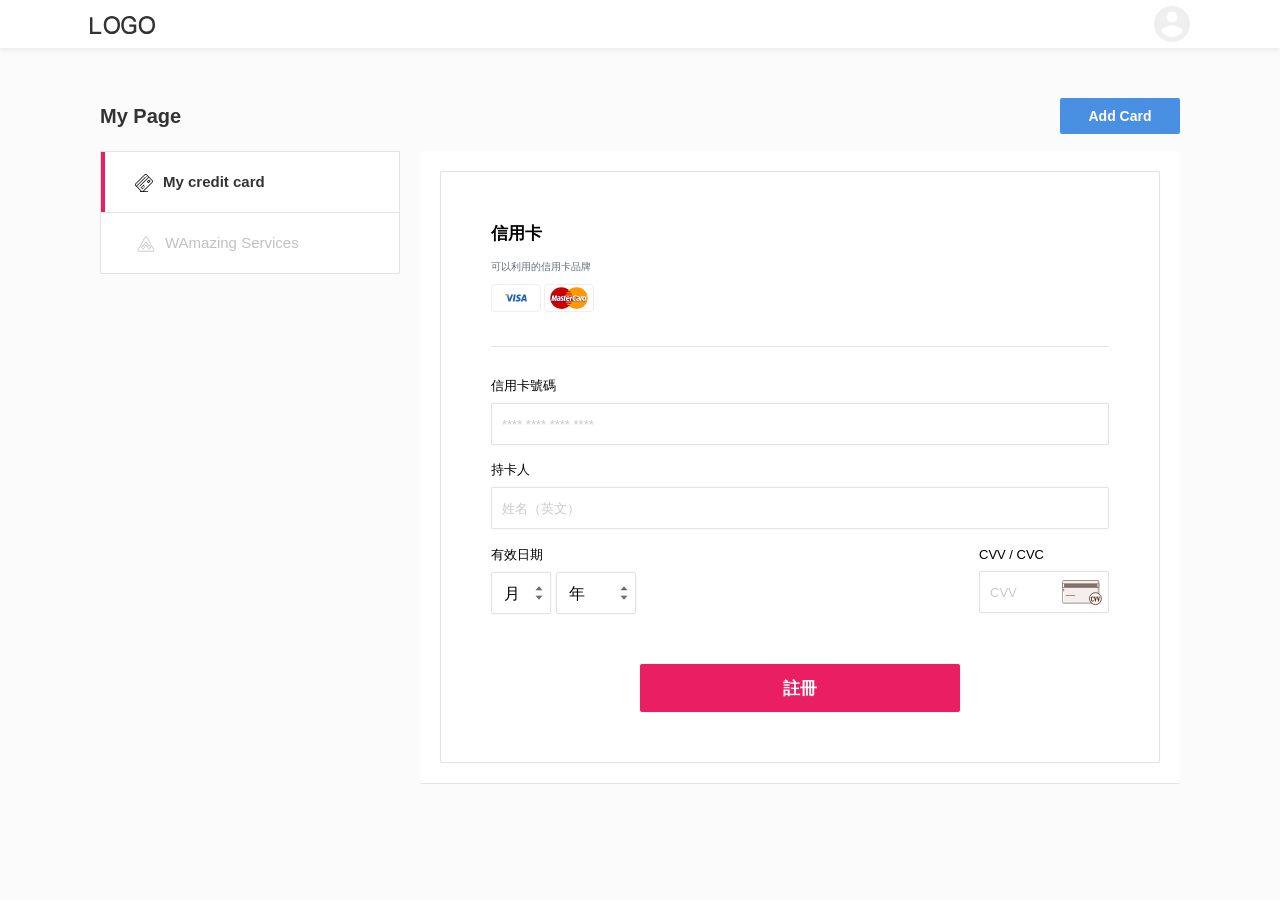
<file: index.html>
<!DOCTYPE html>
<html lang="zh-cmn-Hant-TW">

<head>
	<meta charset="utf-8">
	<meta http-equiv="X-UA-Compatible" content="IE=edge">
	<title></title>
	<meta name="viewport" content="width=device-width, initial-scale=1, shrink-to-fit=no">
	<meta name="description" content="" />
	<meta name="keywords" content="" />
	<meta name="author" content="" />
	<link rel="shortcut icon" href="">
	<meta property="og:title" content="" />
	<meta property="og:image" content="" />
	<meta property="og:url" content="" />
	<meta property="og:site_name" content="" />
	<meta property="og:description" content="" />

	<link rel="stylesheet" href="css/set.css">
  <link rel="stylesheet" href="css/header.css">
  <link rel="stylesheet" href="css/mypage.css">
  <link rel="stylesheet" href="css/credit.css">

</head>

<body>
  
  <header class="headerWarp">
    <div class="header__inner">
      <a href="#"><img src="img/logo_wamazing.svg" class="header__logo" alt="" /></a>
      <ul class="loginArea">
        <li class="circle-profile"><a href="#"></a></li>
      </ul>
    </div>
  </header>

  <div class="mypage__container">
    <div class="addCardBtn"><a href="#">Add Card</a></div>
    <div class="HeadingTitle">My Page</div>
    <div class="mypage__side">
      <div class="mypage__side__menu">
        <a href="#" class="active">
          <div class="mypage__side__item">
            <i class="profile__ico ico_credit"></i>My credit card
          </div>
        </a>
        <a href="#">
          <div class="mypage__side__item">
            <i class="profile__ico ico_service"></i>WAmazing Services
          </div>
        </a>
      </div>
    </div>
    <div class="mypage__body">
      <div class="mypage__box clearfix">
        <div class="creditWarp">
          <div class="credit__box">
            <div class="credit__title">
              <h3>信用卡</h3>
              <p>可以利用的信用卡品牌</p>
              <ul>
                <li><img src="img/visa.svg" alt="visa" /></li>
                <li><img src="img/mastercard.svg" alt="mastercard" /></li>
              </ul>
            </div>
            <hr class="boxLinner">
            <form>
              <div class="credit__form">
                <label class="credit__form__label">信用卡號碼</label>
                <input class="credit__form__input" placeholder="**** **** **** ****" type="tel" maxlength="19" autocomplete="cc-number">
              </div>
              <div class="credit__form">
                <label class="credit__form__label">持卡人</label>
                <input class="credit__form__input" placeholder="姓名（英文）" autocomplete="cc-name">
              </div>
              <div class="credit__select">
                <label class="credit__form__label">有效日期</label>
                <ul class="credit__info">
                  <li>
                    <select class="credit__form__select dateSelectMon" title="月">
                      <option value="">月</option>
                      <option value="0">01</option>
                      <option value="1">02</option>
                      <option value="2">03</option>
                      <option value="3">04</option>
                      <option value="4">05</option>
                      <option value="5">06</option>
                      <option value="6">07</option>
                      <option value="7">08</option>
                      <option value="8">09</option>
                      <option value="9">10</option>
                      <option value="10">11</option>
                      <option value="11">12</option>
                    </select>
                  </li>
                  <li>
                    <select class="credit__form__select dateSelectYear" title="年">
                      <option value="">年</option>
                      <option value="0">2019</option>
                      <option value="1">2020</option>
                      <option value="2">2021</option>
                      <option value="3">2022</option>
                      <option value="4">2023</option>
                      <option value="5">2024</option>
                      <option value="6">2025</option>
                      <option value="7">2026</option>
                      <option value="8">2027</option>
                      <option value="9">2028</option>
                      <option value="10">2029</option>
                      <option value="11">2030</option>
                    </select>
                  </li>
                </ul>
              </div>
              <div class="credit__cvv">
                <label class="credit__form__label">CVV / CVC</label>
                <div class="credit__info">
                  <input class="credit__form__input dateCvv" placeholder="CVV" type="number" maxlength="4">
                </div>
              </div>
            </form>
            <div class="credit__btn">
              <button type="submit" class="creditBtn"><span>註冊</span></button>
            </div>
          </div>
        </div>
      </div>
    </div>
  </div>



</body>

</html>
</file>
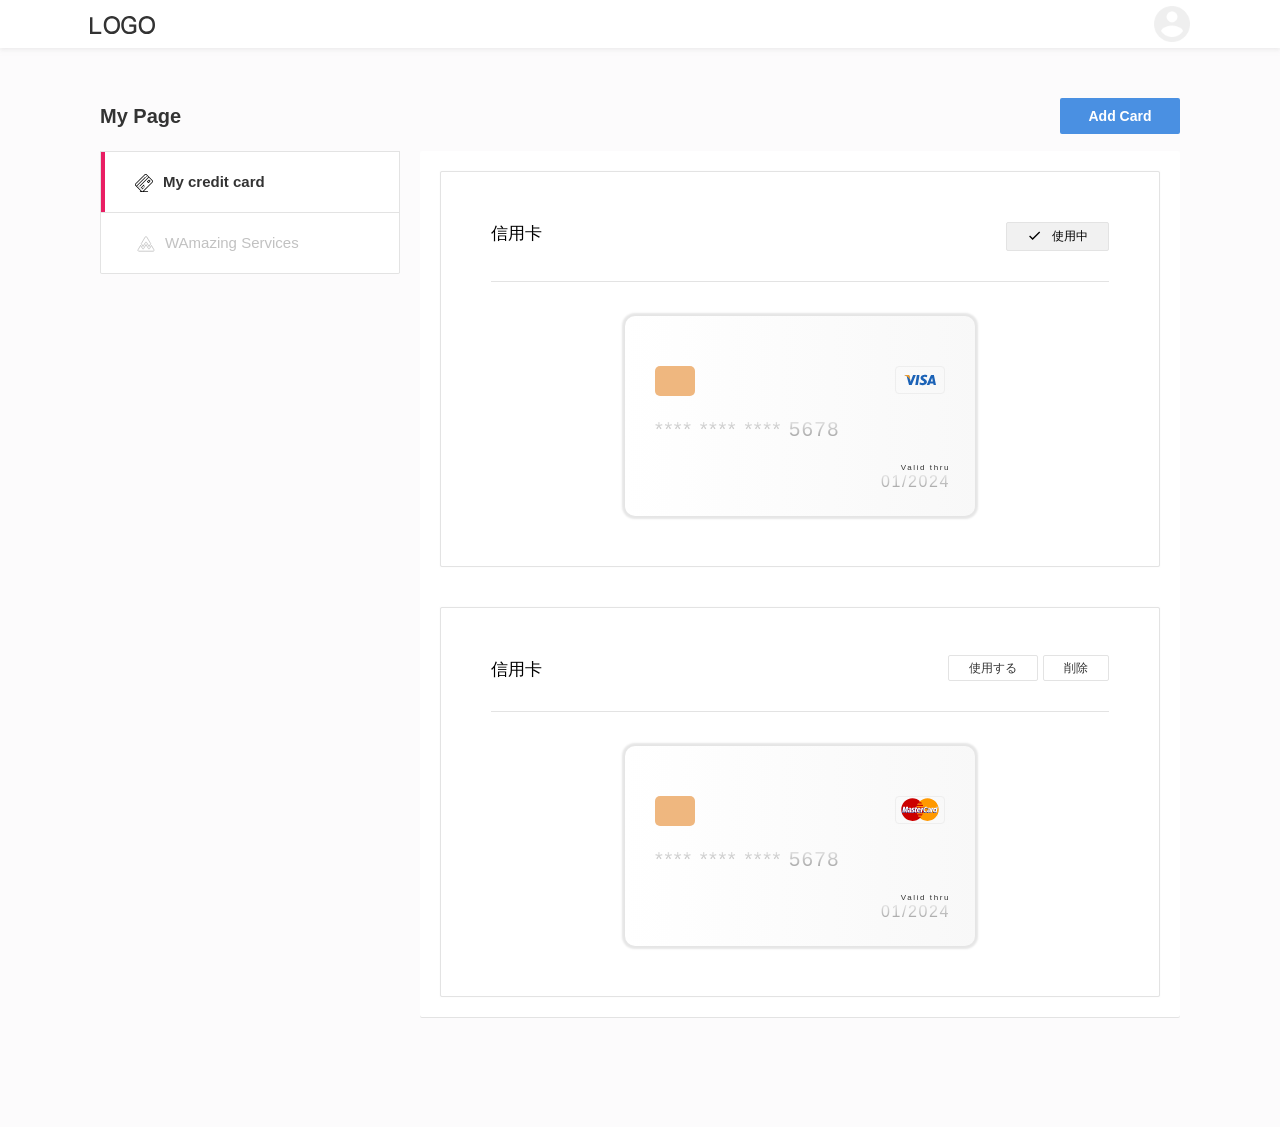
<file: credit_list.html>
<!DOCTYPE html>
<html lang="zh-cmn-Hant-TW">

<head>
	<meta charset="utf-8">
	<meta http-equiv="X-UA-Compatible" content="IE=edge">
	<title></title>
	<meta name="viewport" content="width=device-width, initial-scale=1, shrink-to-fit=no">
	<meta name="description" content="" />
	<meta name="keywords" content="" />
	<meta name="author" content="" />
	<link rel="shortcut icon" href="">
	<meta property="og:title" content="" />
	<meta property="og:image" content="" />
	<meta property="og:url" content="" />
	<meta property="og:site_name" content="" />
	<meta property="og:description" content="" />

	<link rel="stylesheet" href="css/set.css">
  <link rel="stylesheet" href="css/header.css">
  <link rel="stylesheet" href="css/mypage.css">
  <link rel="stylesheet" href="css/credit.css">

</head>

<body>
  
  <header class="headerWarp">
    <div class="header__inner">
      <a href="#"><img src="img/logo_wamazing.svg" class="header__logo" alt="" /></a>
      <ul class="loginArea">
        <li class="circle-profile"><a href="#"></a></li>
      </ul>
    </div>
  </header>

  <div class="mypage__container">
    <div class="addCardBtn"><a href="#">Add Card</a></div>
    <div class="HeadingTitle">My Page</div>
    <div class="mypage__side">
      <div class="mypage__side__menu">
        <a href="#" class="active">
          <div class="mypage__side__item">
            <i class="profile__ico ico_credit"></i>My credit card
          </div>
        </a>
        <a href="#">
          <div class="mypage__side__item">
            <i class="profile__ico ico_service"></i>WAmazing Services
          </div>
        </a>
      </div>
    </div>
    <div class="mypage__body">
      <div class="mypage__box clearfix">
        <div class="creditWarp">

          <div class="credit__box">
            <div class="credit__cc__title">
              <h3>信用卡</h3>
              <ul class="credit_cc__state">
                <li><i class="check-ico"></i>使用中</li>
              </ul>
            </div>
            <hr class="boxLinner">
            <div class="credit-card-warp">
              <a href="#">
                <div class="cc">
                  <span class="chip"></span>
                  <span class="card-logo visa"><i>Visa</i></span>
                  <span class="cc-number">**** **** **** 5678</span>
                  <span class="cc-date expiry">01/2024</span>
                </div>
              </a> 
            </div>
          </div>

          <div class="credit__box">
            <div class="credit__cc__title">
              <h3>信用卡</h3>
              <ul class="credit_cc__btn">
                <li><a href="#">使用する</a></li>
                <li><a href="#">削除</a></li>
              </ul>
            </div>
            <hr class="boxLinner">
            <div class="credit-card-warp">
              <a href="#">
                <div class="cc">
                  <span class="chip"></span>
                  <span class="card-logo master"><i>master</i></span>
                  <span class="cc-number">**** **** **** 5678</span>
                  <span class="cc-date expiry">01/2024</span>
                </div>
              </a> 
            </div>
          </div>

        </div>
      </div>
    </div>
  </div>



</body>

</html>
</file>
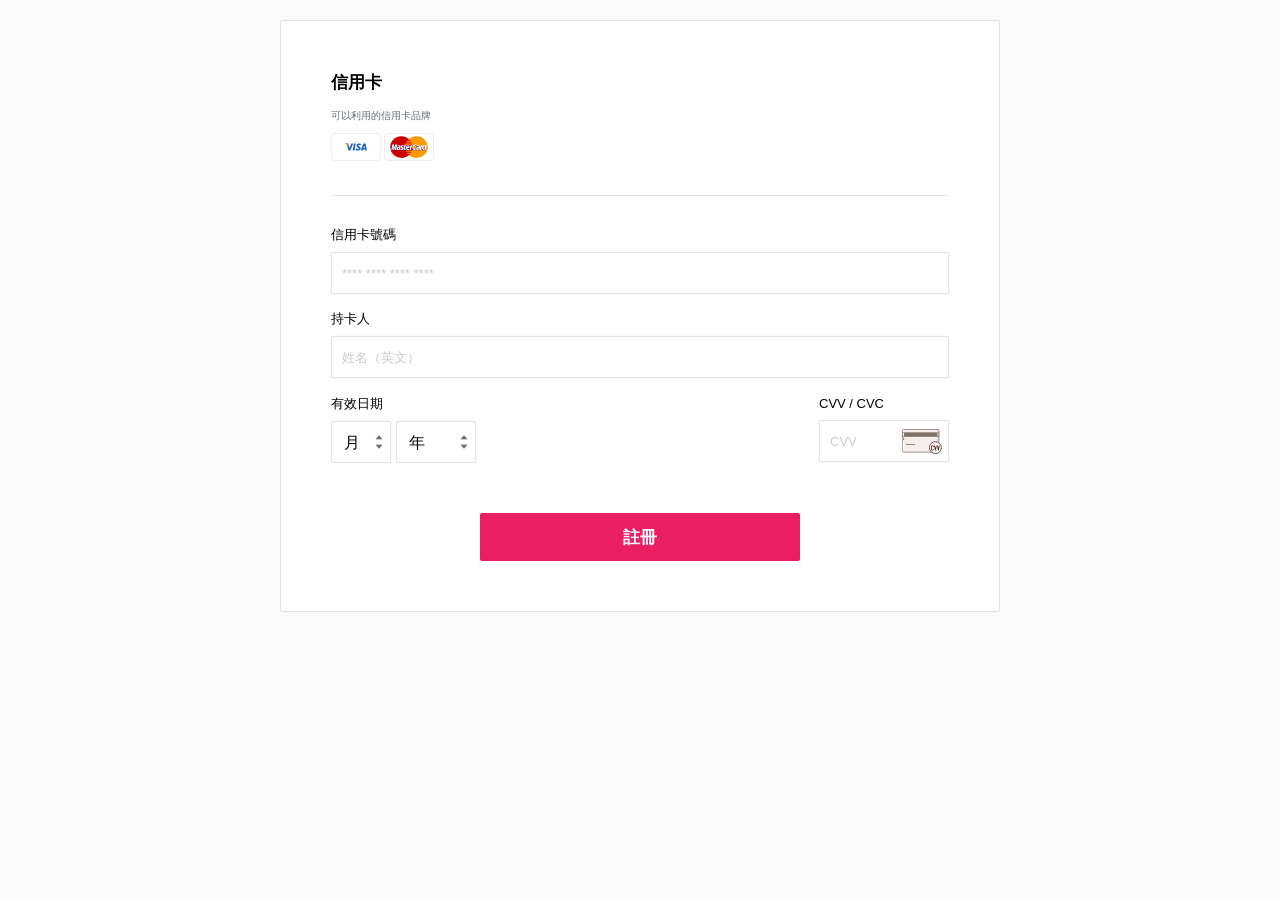
<file: creditEntry.html>
<!DOCTYPE html>
<html lang="zh-cmn-Hant-TW">

<head>
	<meta charset="utf-8">
	<meta http-equiv="X-UA-Compatible" content="IE=edge">
	<title></title>
	<meta name="viewport" content="width=device-width, initial-scale=1, shrink-to-fit=no">
	<meta name="description" content="" />
	<meta name="keywords" content="" />
	<meta name="author" content="" />
	<link rel="shortcut icon" href="">
	<meta property="og:title" content="" />
	<meta property="og:image" content="" />
	<meta property="og:url" content="" />
	<meta property="og:site_name" content="" />
	<meta property="og:description" content="" />

	<link rel="stylesheet" href="css/set.css">
	<link rel="stylesheet" href="css/credit.css">

</head>

<body>
	<div class="creditWarp">
		<div class="credit__box">
			<div class="credit__title">
				<h3>信用卡</h3>
				<p>可以利用的信用卡品牌</p>
				<ul>
					<li><img src="img/visa.svg" alt="visa" /></li>
					<li><img src="img/mastercard.svg" alt="mastercard" /></li>
				</ul>
			</div>
			<hr class="boxLinner">
			<form>
				<div class="credit__form">
					<label class="credit__form__label">信用卡號碼</label>
					<input class="credit__form__input" placeholder="**** **** **** ****" type="tel" maxlength="19" autocomplete="cc-number">
				</div>
				<div class="credit__form">
					<label class="credit__form__label">持卡人</label>
					<input class="credit__form__input" placeholder="姓名（英文）" autocomplete="cc-name">
				</div>
				<div class="credit__select">
					<label class="credit__form__label">有效日期</label>
					<ul class="credit__info">
						<li>
							<select class="credit__form__select dateSelectMon" title="月">
								<option value="">月</option>
								<option value="0">01</option>
								<option value="1">02</option>
								<option value="2">03</option>
								<option value="3">04</option>
								<option value="4">05</option>
								<option value="5">06</option>
								<option value="6">07</option>
								<option value="7">08</option>
								<option value="8">09</option>
								<option value="9">10</option>
								<option value="10">11</option>
								<option value="11">12</option>
							</select>
						</li>
						<li>
							<select class="credit__form__select dateSelectYear" title="年">
								<option value="">年</option>
								<option value="0">2019</option>
								<option value="1">2020</option>
								<option value="2">2021</option>
								<option value="3">2022</option>
								<option value="4">2023</option>
								<option value="5">2024</option>
								<option value="6">2025</option>
								<option value="7">2026</option>
								<option value="8">2027</option>
								<option value="9">2028</option>
								<option value="10">2029</option>
								<option value="11">2030</option>
							</select>
						</li>
					</ul>
				</div>
				<div class="credit__cvv">
					<label class="credit__form__label">CVV / CVC</label>
					<div class="credit__info">
						<input class="credit__form__input dateCvv" placeholder="CVV" type="number" maxlength="4">
					</div>
				</div>
			</form>

			<div class="credit__btn">
				<button type="submit" class="creditBtn"><span>註冊</span></button>
			</div>
		</div>

	</div>

</body>

</html>
</file>
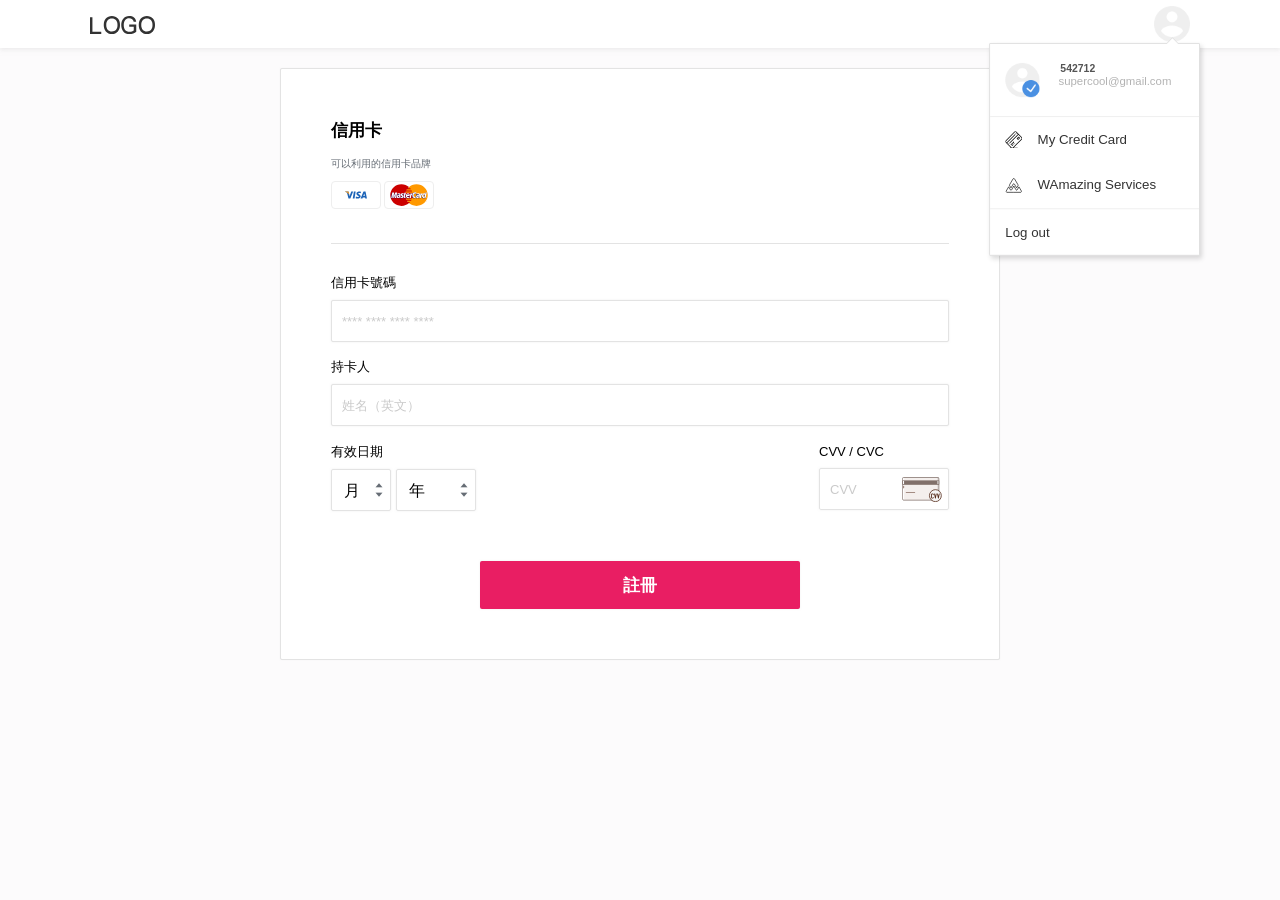
<file: header_loginAfter.html>
<!DOCTYPE html>
<html lang="zh-cmn-Hant-TW">

<head>
	<meta charset="utf-8">
	<meta http-equiv="X-UA-Compatible" content="IE=edge">
	<title></title>
	<meta name="viewport" content="width=device-width, initial-scale=1, shrink-to-fit=no">
	<meta name="description" content="" />
	<meta name="keywords" content="" />
	<meta name="author" content="" />
	<link rel="shortcut icon" href="">
	<meta property="og:title" content="" />
	<meta property="og:image" content="" />
	<meta property="og:url" content="" />
	<meta property="og:site_name" content="" />
	<meta property="og:description" content="" />

	<link rel="stylesheet" href="css/set.css">
  <link rel="stylesheet" href="css/header.css">
  <link rel="stylesheet" href="css/credit.css">

</head>

<body>
  
  <header class="headerWarp">
    <div class="header__inner">
      <a href="#"><img src="img/logo_wamazing.svg" class="header__logo" alt="" /></a>
      <ul class="loginArea">
        <li class="circle-profile"><a href="#"></a></li>
      </ul>

      <div class="profilePop">
        <span class="profilePop__arrow"></span>
        <div class="profilePop__warp">
          <div class="profilePop__section__wide">
            <div class="profileArea">
              <i></i>
            </div>
            <div class="profileArea__detail">
              <p class="userIdNumber"><span>542712</span></p>
              <p class="userMail">supercool@gmail.com</p>
              <!--<p class="userLink"><a href="#">アカウント管理</a></p>-->
            </div>
          </div>
          <ul class="profilePop__section__middle">
            <li class="profilePop__list">
              <a href="#">
                <i class="profile__ico ico_credit"></i>My Credit Card
              </a>
            </li>
            <li class="profilePop__list">
              <a href="#">
                <i class="profile__ico ico_service"></i>WAmazing Services
              </a> 
            </li>
          </ul>
          <ul class="profilePop__section__last">
            <li class="profilePop__list">
              <a href="#" class="profilePop__logout">
                Log out
              </a>
            </li>
          </ul>
        </div>
      </div>

    </div>

  </header>

  <div class="creditWarp">
		<div class="credit__box">
			<div class="credit__title">
				<h3>信用卡</h3>
				<p>可以利用的信用卡品牌</p>
				<ul>
					<li><img src="img/visa.svg" alt="visa" /></li>
					<li><img src="img/mastercard.svg" alt="mastercard" /></li>
				</ul>
			</div>
			<hr class="boxLinner">
			<form>
				<div class="credit__form">
					<label class="credit__form__label">信用卡號碼</label>
					<input class="credit__form__input" placeholder="**** **** **** ****" type="tel" maxlength="19" autocomplete="cc-number">
				</div>
				<div class="credit__form">
					<label class="credit__form__label">持卡人</label>
					<input class="credit__form__input" placeholder="姓名（英文）" autocomplete="cc-name">
				</div>
				<div class="credit__select">
					<label class="credit__form__label">有效日期</label>
					<ul class="credit__info">
						<li>
							<select class="credit__form__select dateSelectMon" title="月">
								<option value="">月</option>
								<option value="0">01</option>
								<option value="1">02</option>
								<option value="2">03</option>
								<option value="3">04</option>
								<option value="4">05</option>
								<option value="5">06</option>
								<option value="6">07</option>
								<option value="7">08</option>
								<option value="8">09</option>
								<option value="9">10</option>
								<option value="10">11</option>
								<option value="11">12</option>
							</select>
						</li>
						<li>
							<select class="credit__form__select dateSelectYear" title="年">
								<option value="">年</option>
								<option value="0">2019</option>
								<option value="1">2020</option>
								<option value="2">2021</option>
								<option value="3">2022</option>
								<option value="4">2023</option>
								<option value="5">2024</option>
								<option value="6">2025</option>
								<option value="7">2026</option>
								<option value="8">2027</option>
								<option value="9">2028</option>
								<option value="10">2029</option>
								<option value="11">2030</option>
							</select>
						</li>
					</ul>
				</div>
				<div class="credit__cvv">
					<label class="credit__form__label">CVV / CVC</label>
					<div class="credit__info">
						<input class="credit__form__input dateCvv" placeholder="CVV" type="number" maxlength="4">
					</div>
				</div>
			</form>

			<div class="credit__btn">
				<button type="submit" class="creditBtn"><span>註冊</span></button>
			</div>
		</div>

	</div>

</body>

</html>
</file>
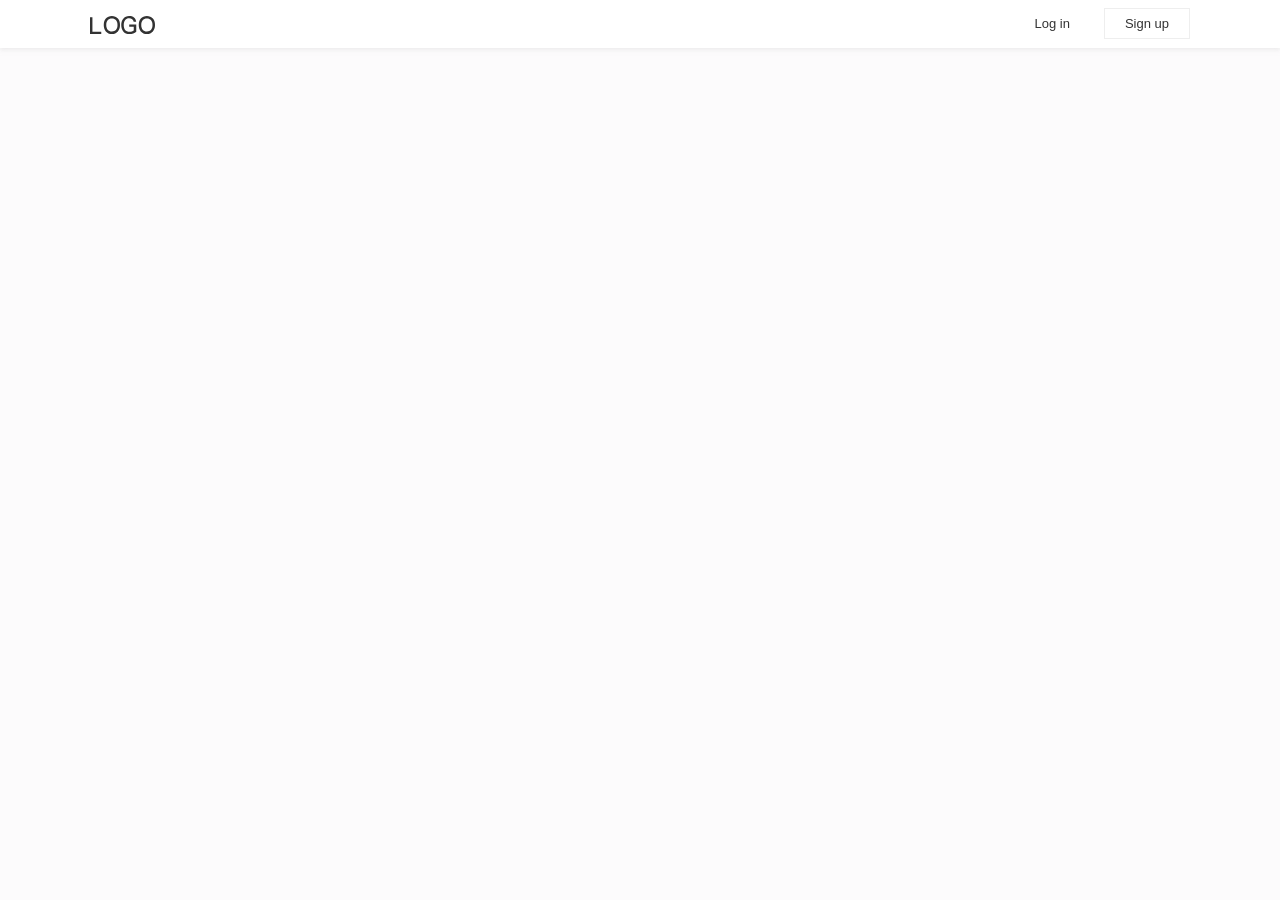
<file: header_loginBefore.html>
<!DOCTYPE html>
<html lang="zh-cmn-Hant-TW">

<head>
	<meta charset="utf-8">
	<meta http-equiv="X-UA-Compatible" content="IE=edge">
	<title></title>
	<meta name="viewport" content="width=device-width, initial-scale=1, shrink-to-fit=no">
	<meta name="description" content="" />
	<meta name="keywords" content="" />
	<meta name="author" content="" />
	<link rel="shortcut icon" href="">
	<meta property="og:title" content="" />
	<meta property="og:image" content="" />
	<meta property="og:url" content="" />
	<meta property="og:site_name" content="" />
	<meta property="og:description" content="" />

	<link rel="stylesheet" href="css/set.css">
	<link rel="stylesheet" href="css/header.css">

</head>

<body>
  
  <header class="headerWarp">
    <div class="header__inner">
      <a href="#"><img src="img/logo_wamazing.svg" class="header__logo" alt="" /></a>
      <ul class="loginArea">
        <li class="signIn"><a href="#">Log in</a></li>
        <li class="signUp"><a href="#">Sign up</a></li>
      </ul>
    </div>
  </header>

</body>

</html>
</file>
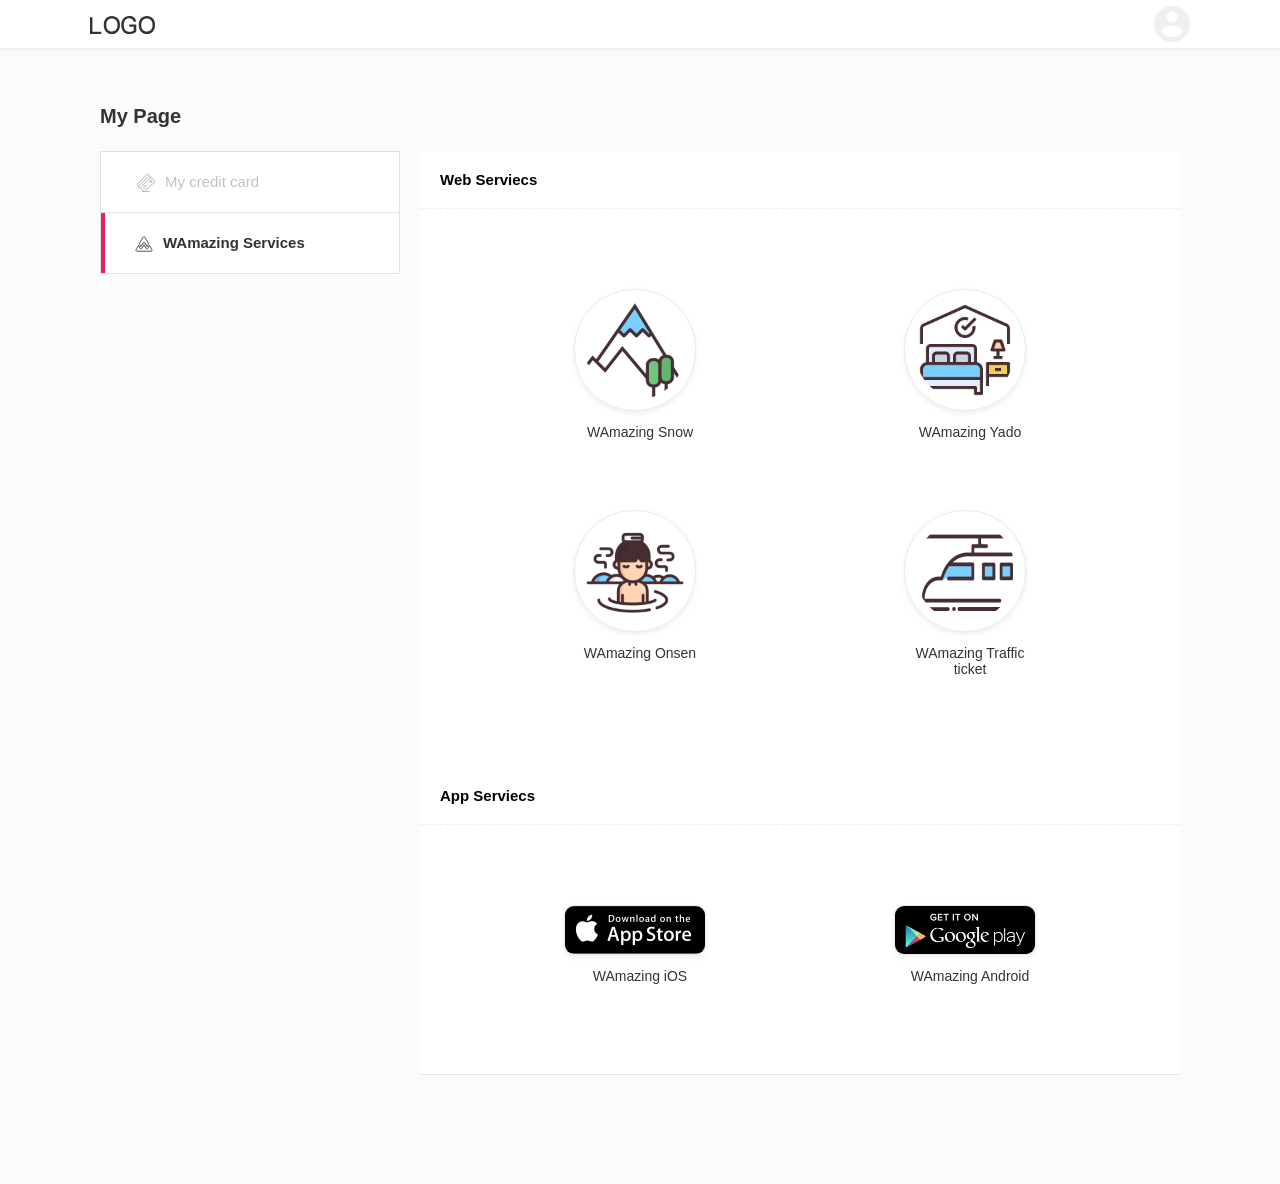
<file: services_list.html>
<!DOCTYPE html>
<html lang="zh-cmn-Hant-TW">

<head>
	<meta charset="utf-8">
	<meta http-equiv="X-UA-Compatible" content="IE=edge">
	<title></title>
	<meta name="viewport" content="width=device-width, initial-scale=1, shrink-to-fit=no">
	<meta name="description" content="" />
	<meta name="keywords" content="" />
	<meta name="author" content="" />
	<link rel="shortcut icon" href="">
	<meta property="og:title" content="" />
	<meta property="og:image" content="" />
	<meta property="og:url" content="" />
	<meta property="og:site_name" content="" />
	<meta property="og:description" content="" />

	<link rel="stylesheet" href="css/set.css">
  <link rel="stylesheet" href="css/header.css">
  <link rel="stylesheet" href="css/mypage.css">
  <link rel="stylesheet" href="css/services.css">

</head>

<body>
  
  <header class="headerWarp">
    <div class="header__inner">
      <a href="#"><img src="img/logo_wamazing.svg" class="header__logo" alt="" /></a>
      <ul class="loginArea">
        <li class="circle-profile"><a href="#"></a></li>
      </ul>
    </div>
  </header>

  <div class="mypage__container">
    <div class="HeadingTitle">My Page</div>
    <div class="mypage__side">
      <div class="mypage__side__menu">
        <a href="#">
          <div class="mypage__side__item">
            <i class="profile__ico ico_credit"></i>My credit card
          </div>
        </a>
        <a href="#" class="active">
          <div class="mypage__side__item">
            <i class="profile__ico ico_service"></i>WAmazing Services
          </div>
        </a>
      </div>
    </div>
    <div class="mypage__body">
      <div class="mypage__box clearfix">
        <div class="service__container">
          <h3>Web Serviecs</h3>
          <div class="service__wrapper">
            <ul class="service__list">
              <li>
                <a href="#" target="_blank">
                  <dl>
                    <dt><img src="img/wa_snow.png" alt="" /></dt>
                    <dd>WAmazing Snow</dd>
                  </dl>
                </a>
              </li>
              <li>
                <a href="#" target="_blank">
                  <dl>
                    <dt><img src="img/wa_hotel.png" alt="" /></dt>
                    <dd>WAmazing Yado</dd>
                  </dl>
                </a>
              </li>
              <li>
                <a href="#" target="_blank">
                  <dl>
                    <dt><img src="img/wa_onsen.png" alt="" /></dt>
                    <dd>WAmazing Onsen</dd>
                  </dl>
                </a>
              </li>
              <li>
                <a href="#" target="_blank">
                  <dl>
                    <dt><img src="img/wa_traffic.png" alt="" /></dt>
                    <dd>WAmazing Traffic ticket</dd>
                  </dl>
                </a>
              </li>
            </ul>
          </div>

          <h3>App Serviecs</h3>
          <div class="service__wrapper">
            <ul class="service__list app">
              <li>
                <a href="https://itunes.apple.com/app/apple-store/id1181315839?mt=8" target="_blank">
                  <dl>
                    <dt><img src="img/app_store.png" alt="" /></dt>
                    <dd>WAmazing iOS</dd>
                  </dl>
                </a>
              </li>
              <li>
                <a href="https://play.google.com/store/apps/details?id=jp.wamazing.rn&referrer=adjust_reftag%3DcI74D8hXimC72%26utm_source%3DWAmazing_LP" target="_blank">
                  <dl>
                    <dt><img src="img/google_play.png" alt="" /></dt>
                    <dd>WAmazing Android</dd>
                  </dl>
                </a>
              </li>
            </ul>
          </div>

        </div>
      </div>
    </div>
  </div>



</body>

</html>
</file>
<file: css/set.css>
body {
  background-color: rgb(252, 251, 252);
  font-family: "PingFang SC", "LiHei Pro", 新細明體, sans-serif !important;
}
body {
  line-height: 1;
}
html, body, div, span, applet, object, iframe, h1, h2, h3, h4, h5, h6, p, blockquote, pre, a, abbr, acronym, address, big, cite, code, del, dfn, em, img, ins, kbd, q, s, samp, small, strike, strong, sub, sup, tt, var, b, u, i, center, dl, dt, dd, ol, ul, li, fieldset, form, label, legend, table, caption, tbody, tfoot, thead, tr, th, td, article, aside, canvas, details, embed, figure, figcaption, footer, header, hgroup, main, menu, nav, output, ruby, section, summary, time, mark, audio, video {
  vertical-align: baseline;
  margin: 0px;
  padding: 0px;
  border-width: 0px;
  border-style: initial;
  border-color: initial;
  border-image: initial;
  font: inherit;
}

hr {
  display: block;
  unicode-bidi: isolate;
  margin-block-start: 0.5em;
  margin-block-end: 0.5em;
  margin-inline-start: auto;
  margin-inline-end: auto;
  overflow: hidden;
  border-style: inset;
  border-width: 1px;
}

button, button:focus {
  outline: none;
  border: none;
  cursor: pointer;
}

a, a:hover {
  text-decoration: none;
}
ul li {
  list-style: none;;
}

.clearfix::after{
  content: "";
  display: block;
  clear: both;
}
</file>
<file: css/header.css>
.headerWarp {
  position: relative;
  /* if fixed => position: fixed;*/
  top: 0;
  left: 0;
  width: 100%;
  z-index: 2;
  height: 48px;
  box-shadow: rgba(221, 221, 221, 0.5) 0px 2px 4px 0px;
  background-color: rgb(255, 255, 255);
  display: flex;
  -webkit-box-pack: center;
  justify-content: center;
  -webkit-box-align: center;
  align-items: center;
}
.header__inner {
  position: relative;
  box-sizing: border-box;
  max-width: 1140px;
  flex: 1 1 0%;
  padding: 0px 20px;
}
.header__inner img.header__logo {
  height: 18px;
  margin-top: 16px;
}
.header__inner ul.loginArea {
  float: right;
  height: 48px;
  line-height: 48px;
  display: flex;
  -webkit-box-pack: center;
  justify-content: center;
  -webkit-box-align: center;
  align-items: center;
}
.header__inner ul.loginArea li {
  list-style: none;
  float: left;
  font-size: 13px;
}
.header__inner ul.loginArea li a {
  color: #333333;
  text-decoration: none;
}
.header__inner ul.loginArea li.signIn{
  height: 36px;
  line-height: 36px;
}
.header__inner ul.loginArea li.signIn a {
  padding: 8px 24px;
  margin-right: 10px;
}
.header__inner ul.loginArea li.signIn a:hover {
  background-color: #fafafa;
}
.header__inner ul.loginArea li.signUp{
  height: 36px;
  line-height: 36px;
}
.header__inner ul li.signUp a {
  border: 1px solid rgb(238, 238, 238);
  padding: 7px 20px;
  color: #333333;
}
.header__inner ul.loginArea li.signUp a:hover {
  background-color: #fafafa;
  border: 1px solid rgb(238, 238, 238);
}
.header__inner ul.loginArea li.circle-profile a {
  display: block;
  overflow: hidden;
  background-image: url(../img/profile_before_ico.png);
  width: 36px;
  height: 36px;
  background-size: 100%;
  cursor: pointer;
}

.profilePop {
  width: 220px;
  height: auto;
  position: absolute;
  right: 10px;
  top: 43px;
  background-color: #ffffff;
  border: 1px solid #e0e0e0;
  border-radius: 1px;
  box-shadow: 2px 3px 6px 0 rgba(0, 0, 0, 0.15);
  z-index: 99999;
  -ms-transform: scale(.95);
  transform: scale(.95);
  -ms-transform-origin: top right;
  transform-origin: top right;
  transition: visibility .15s ease,opacity .15s ease,transform .15s ease;
}
.profilePop__arrow:after, .profilePop__arrow:before {
  border-style: solid;
  content: "";
  display: block;
  height: 0;
  position: absolute;
  top: 0;
  width: 0;
}
.profilePop__arrow:before {
  border-color: rgba(0,0,0,0) rgba(0,0,0,0) #e0e0e0;
  border-width: 6px;
  right: 22.5px;
  top: -13px;
}
.profilePop__arrow:after {
  border-color: rgba(0,0,0,0) rgba(0,0,0,0) #ffffff;
  border-width: 6px;
  right: 22px;
  top: -12px;
}
.profilePop__section__wide {
  border-bottom: 1px solid rgb(238, 238, 238);
  padding: 20px 16px;
  height: auto;
  display: block;
  clear: both;
  overflow: hidden;
}
.profilePop__section__middle {
  display: block;
  padding: 0;
  clear: both;
  overflow: hidden;
}
.profilePop__section__sub {
  display: block;
  padding: 0;
  clear: both;
  overflow: hidden;
}
.profilePop__section__last {
  border-top: 1px solid rgb(238, 238, 238);
  clear: both;
  display: block;
  overflow: hidden;
}

.profileArea {
  float: left;
}
.profileArea i {
  display: block;
  overflow: hidden;
  background-image: url(../img/profile_after_ico.png);
  width: 36px;
  height: 36px;
  background-size: 100%;
}
.profileArea__detail {
  float: left;
  margin-left: 20px;
}
.profileArea__detail .userIdNumber {
  display: block;
  margin: 0;
  padding: 0;
  font-size: 11px;
  font-weight: 400;
  color: rgb(179, 179, 179);
  white-space: nowrap;
  overflow: hidden;
  text-overflow: ellipsis;
  max-width: 140px;
  font-style: normal;
}
.profileArea__detail .userIdNumber span {
  padding-left: 2px;
  font-weight: 600;
  color: #545454;
}
.profileArea__detail .userMail {
  display: block;
  margin: 0;
  padding: 0;
  font-size: 12px;
  font-weight: 400;
  color: rgb(179, 179, 179);
  white-space: nowrap;
  overflow: hidden;
  text-overflow: ellipsis;
  max-width: 130px;
  font-style: normal;
}
.profileArea__detail .userLink{
  display: none;
}
.profileArea__detail .userLink a{
  margin: 0;
  padding: 0;
  font-size: 12px;
  letter-spacing: -1.1px;
  font-weight: 600;
  color: #4A90E2;
  transition: color .2s ease;
}
.profileArea__detail .userLink a:hover {
  color: #3272BC;
}
.profilePop__list {
  width: 100%;
  height: 48px;
  padding: 0 16px;
  cursor: pointer;
  display: -ms-flexbox;
  display: flex;
  -ms-flex-pack: start;
  justify-content: flex-start;
  -ms-flex-align: center;
  align-items: center;
}
.profilePop__list:hover {
  background: #f8f8f8;
}
.profilePop__list a {
  color: #333333;
  font-size: 14px;
  width: 100%;
}
.profilePop__list .profile__ico {
  display: inline-block;
  vertical-align: middle;
  overflow: hidden;
  margin-right: 16px;
}
.profilePop__list .ico_credit {
  background-image: url(../img/credit_ico.svg);
  width: 18px;
  height: 18px;
  background-size: 100%;
}
.profilePop__list .ico_service {
  background-image: url(../img/service_ico.svg);
  width: 18px;
  height: 18px;
  background-size: 100%;
}
.profilePop__list .profile__count {
  float: right;
  font-size: 12px;
  font-weight: 600;
  width: 20px;
  height: 20px;
  border-radius: 10px;
  text-align: center;
  background: #E91E63;
  color: #ffffff;
}
.profilePop__logout {
  font-size: 12px;
}
</file>
<file: css/mypage.css>
.mypage__container {
  margin: 0 auto;
  padding: 50px 0 102px;
  position: relative;
  max-width: 1080px;
  width: 100%;
}
.mypage__container .addCardBtn {
  position: absolute;
  right: 0;
  top: auto;
}
.mypage__container .addCardBtn a {
  background-color: rgb(74, 144, 226);
  color: #ffffff !important;
  -webkit-transition: all 0.1s ease-out;
  transition: all 0.1s ease-out;
  border-radius: 2px;
  border: 0;
  cursor: pointer;
  display: block;
  font-size: 14px;
  font-weight: 700;
  height: 36px;
  line-height: 36px;
  padding: 0;
  text-align: center;
  width: 120px;
}
.mypage__container .HeadingTitle {
  color: #333333;
  font-size: 20px;
  font-weight: 600;
  margin-bottom: 17px;
  height: 36px;
  line-height: 36px;
}
.mypage__side {
  color: #333333;
  display: inline-block;
  float: left;
  margin-right: 20px;
  width: 300px;
}
.mypage__side__menu {
  background-color: #fff;
  border-radius: 2px;
  box-shadow: 0 1px 0 0 rgb(227, 227, 227);
  margin-bottom: 10px;
}
.mypage__side__menu a {
  display: block;
  height: 60px;
  line-height: 60px;
  position: relative;
  border-left: 1px solid rgb(227, 227, 227);
  border-right: 1px solid rgb(227, 227, 227);
}
.mypage__side__menu a:nth-of-type(n+1) {
  border-top: 1px solid rgb(227, 227, 227);
}
.mypage__side__menu .mypage__side__item {
  height: 100%;
  padding: 0 36px;
  font-size: 15px;
  color: rgba(51, 51, 51, 0.3);
}
.mypage__side__menu .active .mypage__side__item {
  border-left: 4px solid rgb(233, 30, 99);
  color: #333333;
  font-weight: bold;
  padding: 0 30px;
}
.mypage__side__item .profile__ico {
  display: inline-block;
  vertical-align: middle;
  overflow: hidden;
  margin-right: 10px;
  opacity: 0.3;
}
.mypage__side__item:hover {
  color: #333333;
}
.mypage__side__item:hover .profile__ico {
  opacity: 1;
}
.active .mypage__side__item .profile__ico {
  opacity: 1;
}
.mypage__side__item .ico_credit {
  background-image: url(../img/credit_ico.svg);
  width: 18px;
  height: 18px;
  background-size: 100%;
}
.mypage__side__item .ico_service {
  background-image: url(../img/service_ico.svg);
  width: 18px;
  height: 18px;
  background-size: 100%;
}
.mypage__body {
  display: inline-block;
  width: 760px;
}
.mypage__box {
  background-color: #fff;
  border-radius: 2px;
  box-shadow: 0 1px 0 0 rgb(227, 227, 227);
  margin-bottom: 8px;
}
.mypage__empty__container {
  height: 530px;
  position: relative;
  width: 100%;
}
.mypage__empty__wrapper {
  margin: 0 auto;
  position: absolute;
  text-align: center;
  width: 300px;
  top: 50%;
  left: 50%;
  overflow: hidden;
  -webkit-transform: translate(-50%, -50%);
  -ms-transform: translate(-50%, -50%);
  transform: translate(-50%, -50%);
}
.mypage__empty__txt {
  color: rgba(51, 51, 51, 0.3);
  font-size: 14px;
  margin-top: 20px;
}
.mypage__empty__img img{
  width: 100px;
  height: 100px;
}




@media screen and (max-width: 1023px) {
  .mypage__container {
    margin: 0 79px;
    padding-bottom: 40px;
    padding-top: 56px;
    position: relative;
    width: auto;
  }
  .mypage__side {
    float: none;
    margin: 0;
    margin-top: 15px;
    width: 100%;
    border-top: 1px solid rgba(227, 227, 227, 0.5);
  }
  .mypage__side__menu {
    display: flex;
    align-items: center;
    overflow-x: scroll;
    overflow-y: hidden;
  }
  .mypage__side__menu a {
    width: auto;
    height: 42px;
    flex-shrink: 0;
    margin: 0;
    margin-right: 25px;
    padding: 0;
    border-left: none;
    border-right: none;
  }
  .mypage__side__menu a:first-child {
    padding-left: 16px;
  }
  .mypage__side__menu a:nth-of-type(n+1) {
    border-top: none!important;
  }
  .mypage__side__menu .mypage__side__item {
    padding: 0;
    font-size: 14px;
    text-align: center;
    line-height: 42px;
  }
  .mypage__side__menu .active .mypage__side__item {
    border-left: 0;
    padding: 0;
    font-weight: bold;
    border-bottom: 2px solid rgb(233, 30, 99);
    text-align: center;
  }
  .mypage__body {
    margin: 0;
    margin-top: 10px;
    width: 100%;
  }
}


@media screen and (max-width: 767px) {
  .mypage__container {
    margin: 0;
    padding-top: 25px;
  }
  .mypage__container .addCardBtn {
    right: 16px;
  }
  .mypage__container .HeadingTitle {
    font-size: 16px;
    margin-bottom: 5px;
    padding-left: 25px;
  }
  .mypage__body {
    margin: 0;
    width: 100%;
  }
  .mypage__empty__container {
    height: 333px;
  }
}
</file>
<file: css/credit.css>
.creditWarp {
  display: flex;
  flex-direction: column;
  -webkit-box-align: center;
  align-items: center;
}

.credit__box {
  display: flex;
  flex-direction: column;
  box-sizing: border-box;
  width: 100%;
  background-color: rgb(255, 255, 255);
  box-shadow: rgba(221, 221, 221, 0.5) 0px 0px 1px 0px;
  padding: 50px 20px;
}

@media (min-width: 481px) {
.credit__box {
  max-width: 720px;
  margin: 20px 0;
  padding: 50px;
  border-width: 1px;
  border-style: solid;
  border-color: rgb(227, 227, 227);
  border-image: initial;
  border-radius: 2px;
  }
}

.credit__title h3{
  font-size: 17px;
  color: rgb(0, 0, 0);
  font-weight: 600;
}
.credit__title p {
  font-size: 10px;
  padding: 15px 0 0 0;
  color: #666d75;
}
.credit__title ul {
  padding: 10px 0;
}
.credit__title ul li {
  float: left;
  list-style: none;
  margin-right: 3px;
}
.credit__title ul li img {
  width: 38px;
  height: 26px;
  object-fit: contain;
  border: 1px solid rgb(238, 238, 238);
  border-radius: 4px;
  padding: 0 5px;
}

.credit__cc__title {
  display: inline-block;
}
.credit__cc__title h3{
  font-size: 17px;
  color: rgb(0, 0, 0);
  font-weight: 400;
  float: left;
}
.credit_cc__state {
  float: right;
}
.credit_cc__state li {
  border: 1px solid rgb(227, 227, 227);
  padding: 5px 20px;
  background: rgba(227, 227, 227, 0.5);
  font-size: 12px;
  border-radius: 2px;
}
.credit_cc__state li i.check-ico {
  background-image: url(../img/check-ico.svg);
  background-repeat: no-repeat;
  width: 15px;
  height: 15px;
  background-size: cover;
  display: block;
  float: left;
  margin-right: 10px;
  background-position: center left;
}
.credit_cc__btn {
  float: right;
}
.credit_cc__btn li {
  float: left;
}
.credit_cc__btn li:last-child {
  margin-left: 5px;
}
.credit_cc__btn li a {
  color: #333333;
  border: 1px solid rgb(227, 227, 227);
  padding: 5px 20px;
  background: rgba(255, 255, 255, 1);
  font-size: 12px;
  border-radius: 2px;
}
.credit_cc__btn li a:hover {
  background: rgba(227, 227, 227, 0.5);
}
.credit_cc__btn li a.btn-use {
  border: 1px solid rgb(74, 144, 226);
  color: rgb(74, 144, 226);
}
.credit_cc__btn li a.btn-del {
  border: 1px solid rgb(233, 30, 99);
  color: rgb(233, 30, 99);
}

.boxLinner {
  height: 1px;
  background-color: rgb(227, 227, 227);
  border-width: 0px;
  border-style: initial;
  border-color: initial;
  border-image: initial;
  padding: 0px;
  margin: 30px 0px 14px;
}

.credit__form {
  display: flex;
  flex-direction: column;
  padding-top: 16px;
}
.credit__select, .credit__cvv {
  padding-top: 16px;
  padding-top: 16px;
}

.credit__form__label {
  height: 18px;
  font-size: 13px;
  color: rgb(0, 0, 0);
  margin-bottom: 8px;
}
.credit__form__input {
  height: 38px;
  font-size: 16px;
  color: rgb(0, 0, 0);
  padding-left: 10px;
  padding-right: 10px;
  box-shadow: rgba(221, 221, 221, 0.5) 0px 0px 2px 0px;
  -webkit-appearance: none;
  border-radius: 2px;
  border-width: 1px;
  border-style: solid;
  border-color: rgb(227, 227, 227);
  border-image: initial;
}

.credit__form__input:focus {
  outline: none;
  border-width: 1px;
  border-style: solid;
  border-color: rgba(233, 30, 99, 0.3);
  border-image: initial;
}

.credit__form__input::placeholder {
  color: rgb(202, 202, 202);
  font-size: 13px;
}

.credit__select {
  float: left;
}
.credit__cvv {
  float: right;
}
.credit__info {
  margin-top: 8px;
}
.credit__info li {
  display: block;
  float: left;
  list-style: none;
  margin-right: 5px;
}
.credit__info li:last-child {
  margin-right: 0;
}
.credit__form__select {
  height: 42px;
  display: block;
  font-size: 16px;
  color: rgb(0, 0, 0);
  box-shadow: rgba(221, 221, 221, 0.5) 0px 0px 2px 0px;
  -webkit-appearance: none;
  border-radius: 2px;
  border-width: 1px;
  border-style: solid;
  border-color: rgb(227, 227, 227);
  background-color: #ffffff;
  background: url(../img/select-arrow.png) no-repeat;
  background-size: 10px 16px;
  padding: 0 12px 0 12px;
}
.credit__form__select:focus{
  outline: none;
  border-width: 1px;
  border-style: solid;
  border-color: rgba(233, 30, 99, 0.3);
  border-image: initial;
}
.dateSelectMon {
  width: 60px;
  background-position: 42px center;
}
.dateSelectYear {
  width: 80px;
  background-position: 62px center;
}
.dateCvv {
  width: 108px;
  overflow: hidden;
  background: url(../img/cvv.svg) no-repeat;
  background-size: 40px 25px;
  background-position: 82px center;
}
.credit__btn {
  display: flex;
  flex-direction: column;
  -webkit-box-align: center;
  align-items: center;
  padding-top: 50px;
}
.credit__btn .creditBtn {
  width: 100%;
  max-width: 320px;
  height: 48px;
  box-shadow: rgba(221, 221, 221, 0.5) 0px 0px 2px 0px;
  background-color: rgb(233, 30, 99);
  border-radius: 2px;
}
.credit__btn .creditBtn span {
  height: 24px;
  font-size: 17px;
  font-weight: 600;
  color: rgb(255, 255, 255);
}





.credit-card-warp li {
  border-bottom: 1px dashed #ccc;
}
.cc,
.cc-back {
  background: linear-gradient(to left, #f8f8f8f8, #ffffff);
  background-color: #ffffff;
  border-radius: 10px;
  display: block;
  height: 200px;
  letter-spacing: .1rem;
  margin: 20px auto 0;
  position: relative;
  text-align: left;
  text-transform: uppercase;
  max-width: 350px;
  box-shadow: 0 0 2px 3px rgba(0, 0, 0, 0.1);
}

.chip {
  background: #efb77f;
  border-radius: 5px;
  display: block;
  height: 30px;
  left: 30px;
  position: absolute;
  top: 50px;
  width: 40px;
}

.card-logo i {
  position: absolute;
  top: 50px;
  right: 30px;
  width: 38px;
  height: 26px;
  object-fit: contain;
  border: 1px solid rgb(238, 238, 238);
  border-radius: 4px;
  padding: 0 5px;
}
.card-logo.visa i {
  background-image: url(../img/visa.svg);
  background-size: 80%;
  text-indent: -9999px;
  background-repeat: no-repeat;
  background-position: 50%;
}
.card-logo.master i {
  background-image: url(../img/mastercard.svg);
  background-size: 80%;
  text-indent: -9999px;
  background-repeat: no-repeat;
  background-position: 50%;
}

.cc-number {
  background: linear-gradient(#eee, #999);
  -webkit-background-clip: text;
  -webkit-text-fill-color: transparent;
  bottom: 75px;
  font-size: 20px;
  left: 30px;
  position: absolute;
}

.cc-date {
  background: linear-gradient(#eee, #999);
  -webkit-background-clip: text;
  -webkit-text-fill-color: transparent;
  bottom: 25px;
  right: 30px;
  position: absolute;
}

.cc-date.expiry {
  right: 25px;
}
.cc-date.expiry:after {
  -webkit-text-fill-color: #333333;
  content: 'Valid thru';
  font-size: 8px;
  right: 0px;
  position: absolute;
  text-transform: none;
  top: -10px;
}
</file>
<file: css/services.css>
.service__container {
  min-height: 530px;
  position: relative;
  width: 100%;
}
.service__wrapper {
  padding: 50px;
  margin: 0 auto;
  display: flex;
  flex-direction: column;
  align-items: center;
}
.service__container h3 {
  text-align: left;
  padding: 20px 10px 20px 20px;
  border-bottom: 1px dashed rgba(221, 221, 221, 0.5);
  font-size: 15px;
  font-weight: 600;
}
.service__list {
  width: 100%;
}
.service__list li {
  float: left;
  width: 50%;
  margin: 30px auto;
  text-align: center;
  display: flex;
  flex-direction: column;
  align-items: center;
}
.service__list li a {
  color: #333333; 
  font-size: 14px;
}
.service__list dl {
  width: 150px;
  height: auto;
}
.service__list dl dt img {
  padding: 10px;
  width: 100px;
  height: 100px;
  border: 1px solid rgba(51, 51, 51, 0.1);
  border-radius: 60px;
  box-shadow: rgba(221, 221, 221, 0.5) 0px 2px 4px 0px;
}
.service__list.app dl dt img {
  padding: 0;
  width: 140px;
  height: 48px;
  border: 1px solid rgba(51, 51, 51, 0.1);
  border-radius: 10px;
  box-shadow: rgba(221, 221, 221, 0.5) 0px 2px 4px 0px;
}
.service__list dl dd {
  text-align: center;
  width: 140px;
  padding: 10px;
}
.service__list li a:hover dl dt img {
  box-shadow: rgba(221, 221, 221, 0.7) 0px 4px 8px 0px;
}


@media screen and (max-width: 1023px) {
  .service__wrapper {
    padding: 30px;
    margin: 0 auto;
    display: flex;
    flex-direction: column;
    align-items: center;
  }
}


@media screen and (max-width: 767px) {
  .service__container {
    height: auto;
  }
  .service__wrapper {
    padding: 15px;
    margin: 0 auto;
    display: flex;
    flex-direction: column;
    align-items: center;
  }
  .service__list.app dl dt img {
    padding: 0;
    width: 130px;
    height: 44px;
    border: 1px solid rgba(51, 51, 51, 0.1);
    border-radius: 10px;
    box-shadow: rgba(221, 221, 221, 0.5) 0px 2px 4px 0px;
  }
}
</file>
